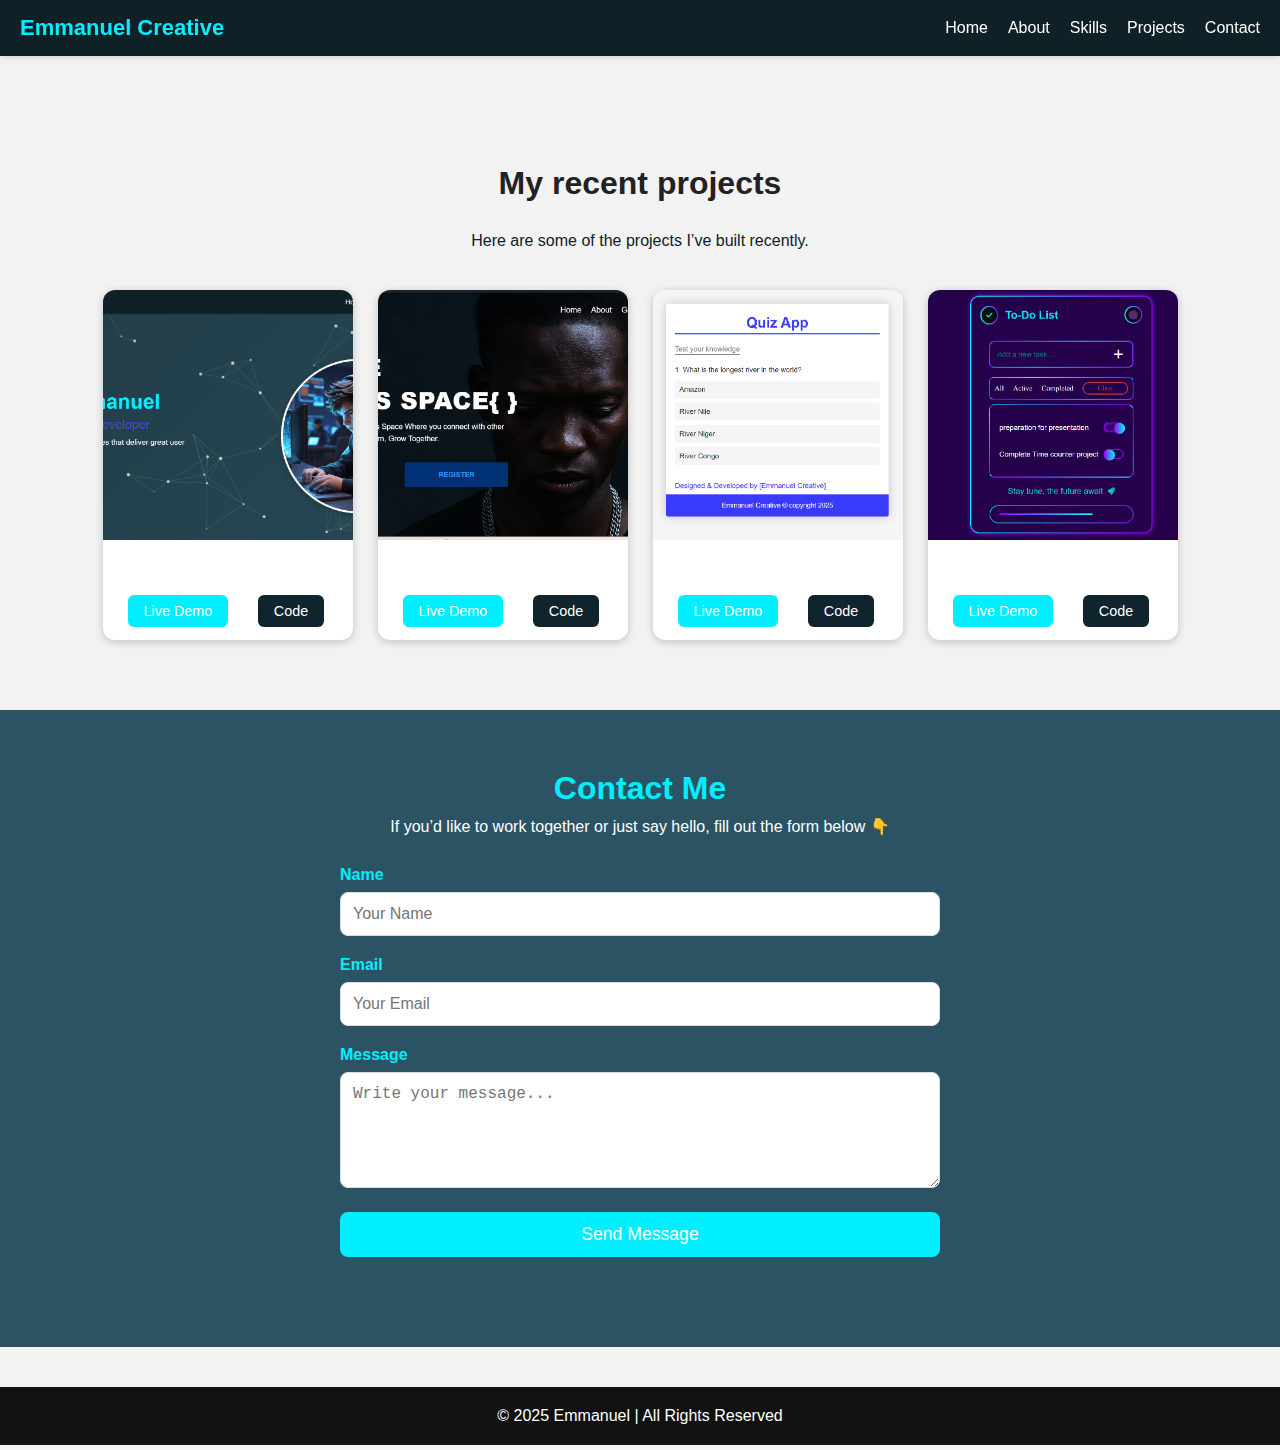
<file: project.html>
<!DOCTYPE html>
<html lang="en">
<head>
  <meta charset="UTF-8">
  <meta name="viewport" content="width=device-width, initial-scale=1.0">
  <title>Emmanuel Creative Portfolio/projects</title>
  <link rel="stylesheet" href="project.css">
  <!-- Font Awesome Icons -->
  <!-- <link rel="stylesheet" href="https://cdnjs.cloudflare.com/ajax/libs/font-awesome/6.5.0/css/all.min.css"> -->
</head>
<body>

  <div class="cursor"></div>

  <!-- ===== NAVBAR ===== -->
<header>
  <nav class="navbar">
    <div class="logo"><a href="index.html">Emmanuel Creative</a></div>

    <!-- Hamburger icon (only visible on mobile) -->
    <div class="menu-toggle" id="menu-toggle">☰</div>

    <!-- Navigation links -->
    <ul class="nav-links" id="nav-links">
      <li><a href="index.html">Home</a></li>
      <li><a href="#about">About</a></li>
      <li><a href="#skills">Skills</a></li>
      <li><a href="project.html">Projects</a></li>
      <li><a href="#contact">Contact</a></li>
    </ul>
  </nav>
</header>

 <!-- ===== PROJECTS SECTION ===== -->
  <div class="container">
    <h1>My recent projects</h1>
  <section class="projects" id="projects">
  <p class="section-intro">Here are some of the projects I’ve built recently.</p>

<div class="project-grid">
  <div class="project-card fade-in">
    <img src="Image/Portfoliio.png" alt="Project 1">
    <div class="project-content">
      <h3>Portfolio Website</h3>
      <p>A personal portfolio website to showcase my work and skills.</p>
      <div class="project-links">
        <a href="https://emmanuel-tech2025.github.io/portfolio/" target="_blank" class="btn">Live Demo</a>
        <a href="#" target="_blank" class="btn secondary">Code</a>
      </div>
    </div>
  </div>

  <div class="project-card fade-in">
    <img src="Image/Kccs.png" alt="Project 2">
    <div class="project-content">
      <h3>KCCS Website</h3>
      <p>A web forum that bring people from different creative field together.</p>
      <div class="project-links">
        <a href="http://emmanuel-forum.local/" target="_blank" class="btn">Live Demo</a>
        <a href="#" target="_blank" class="btn secondary">Code</a>
      </div>
    </div>
  </div>

  <div class="project-card fade-in">
    <img src="Image/quiz.png" alt="Project 3">
    <div class="project-content">
      <h3>Quiz App</h3>
      <p>A quiz app that people play Q&A game and responsive design.</p>
      <div class="project-links">
        <a href ="https://emmanuel-tech2025.github.io/quiz-game/" target="_blank" class="btn">Live Demo</a>
        <a href="#" target="_blank" class="btn secondary">Code</a>
      </div>
    </div>
  </div>



  <div class="project-card fade-in">
    <img src="Image/To-Do.png" alt="Project 3">
    <div class="project-content">
      <h3>To-Do List App</h3>
      <p>A task management app with local storage and responsive design.</p>
      <div class="project-links">
        <a href ="https://emmanuel-tech2025.github.io/quiz-game/" target="_blank" class="btn">Live Demo</a>
        <a href="#" target="_blank" class="btn secondary">Code</a>
      </div>
    </div>
  </div>
</div>

</section>

  </div>

  <!-- ===== Contact Section ===== -->
<section id="contact">
  <h2>Contact Me</h2>
  <p>If you’d like to work together or just say hello, fill out the form below 👇</p>

  <form id="contact-form">
    <div class="form-group">
      <label for="name">Name</label>
      <input type="text" id="name" name="from_name" placeholder="Your Name" required>
    </div>

    <div class="form-group">
      <label for="email">Email</label>
      <input type="email" id="email" name="reply_to" placeholder="Your Email" required>
    </div>

    <div class="form-group">
      <label for="message">Message</label>
      <textarea id="message" name="message" rows="5" placeholder="Write your message..." required></textarea>
    </div>

    <button type="submit">Send Message</button>
    <p id="form-status"></p>
  </form>
</section>

</main>
<!-- ===== FOOTER ===== -->
<footer>
  <p>© 2025 Emmanuel | All Rights Reserved</p>
</footer>


  <script src="project.js"></script>
</body>
</html>
</file>
<file: project.css>
*{
  margin: 0;
  padding: 0;
  box-sizing: border-box;
}

body {
  cursor: default;
  background: #f2f2f2;
  color: #fff;
  margin: 0;
  font-family: Arial, sans-serif;
  overflow-x: hidden;
  position: relative;
}

.navbar{
  display: flex;
  justify-content: space-between;
  align-items: center;
  background: #0f2027;
  padding: 15px 20px;
  box-shadow: 0 2px 5px rgba(0, 0, 0, 0.1);
  position: fixed;
  top: 0;
  left: 0;
  right: 0;
  z-index: 1000;
}

.nav-links
{
  display: flex;
  justify-content: center;
  align-items: center;
  gap: 20px;
}

.nav-links li{
  list-style: none;

}

.nav-links li a{
  text-decoration: none;
  color: #fff;
  font-size: clamp(14px);
  transition: all .3s ease-in-out;
  padding: 0 0 5px 0;
}

.nav-links li a:hover{
  color: #0ef;
  border-bottom: 2px solid #0ef;
}

.menu-toggle{
  display: none;
  position: absolute;
  top: 8px;
  right: 30px;
  font-size: 28px;
  cursor: pointer;
  padding: 0;
  transition: all .3s ease-in-out;
}

.menu-toggle:hover{
  transform: scale(1.1);
  color: #0ef;
}


@media(max-width: 768px){
  .menu-toggle{
    display: block;
    padding: 0;
  }

  .nav-links{
    position: absolute;
    top: 50px;
    right: 0;
    background: #0f242d;
    width: 250px;
    height: 100vh;
    flex-direction: column;
    align-items: flex-start;
    justify-content: start;
    padding: 15px;
    display: none;
    box-shadow: 0 2px 10px rgba(0, 0, 0, 0.15);
   
  }


.nav-links.show {
    display: flex;
  }

  .nav-links.hide{
    display: none;
  }

}



.logo a{
  font-size: 22px;
  font-weight: bold;
  color: #0ef;
  text-decoration: none;
}

.container{
  width: 100%;
  justify-content: center;
  margin: 65px 0 0 0;
  height: auto;
  background-color: #f2f2f2;
}

.container  h1{
  text-align: center;
  font-size: 2.2rempx;
  font-weight: 600;
  color: #222;
  padding: 100px 0 0;
}

.section-intro{
  color: #0f2027;
  text-align: center;
}

.projects{
  margin: 30px 5%;
}

.project-grid{
  /* display: grid;
  grid-template-columns: repeat(auto-fit, minmax(250px, fr));
  gap: 25px; */

  display: flex;
  justify-content: center;
  align-items: center;
  gap: 25px;
  flex-wrap: wrap;
  /* background: #203a43; */
}

.project-card{
  flex: 1;
  background: #fff;
  max-width: 250px;
  min-width: 250px;
  border-radius: 12px;
 overflow: hidden;
 box-shadow: 0 2px 8px rgb(0, 0, 0, 0.2);
 margin: 40px 0;
 padding-bottom: 20px;
 transition: all .3s ease-in-out;
}

.project-card:hover{
  transform: scale(1.05);
}

.btn {
  padding: 8px 16px;
  border-radius: 6px;
  background: #0ef;
  color: #fff;
  text-decoration: none;
  font-size: 0.9rem;
  transition: background 0.3s;
  margin-left: 25px;
}

.btn {
  padding: 8px 16px;
  border-radius: 6px;
  background: #0ef;
  color: #fff;
  text-decoration: none;
  font-size: 0.9rem;
  transition: background 0.3s;
}

.project-card:hover {
  transform: scale(1.05);
  box-shadow: 0 8px 20px rgba(0, 0, 0, 0.22);
}

.secondary{
  background: #0f242d;
   transition: background 0.3s;
}

.secondary:hover{
  background: #222;
}
.project-card img{
  width: 100%;
  height: 250px;
  object-fit: cover;
}


/* ===== Contact Section ===== */
#contact {
  padding: 60px 20px;
  background: #2c5364;
  text-align: center;
  color: #0ef;
}

#contact h2 {
  font-size: 2rem;
  margin-bottom: 10px;
  color: #0ef;
}

#contact p {
  max-width: 600px;
  margin: 0 auto 30px;
  color: #fff;
}

/* Form styles */
form {
  max-width: 600px;
  margin: 0 auto;
  text-align: left;
}

.form-group {
  margin-bottom: 20px;
}

label {
  font-weight: 600;
  display: block;
  margin-bottom: 8px;
}

input, textarea {
  width: 100%;
  padding: 12px;
  border: 1px solid #ddd;
  border-radius: 8px;
  font-size: 1rem;
  outline: none;
  transition: border-color 0.3s ease;

  @media screen and (max-width: 768px) {
    width: 95%;
    margin: auto;

  }
}

input:focus, textarea:focus {
  border-color: #0ef;
}

button {
  display: block;
  width: 100%;
  padding: 12px;
  background: #0ef;
  color: #fff;
  border: none;
  border-radius: 8px;
  font-size: 1.1rem;
  cursor: pointer;
  transition: background 0.3s ease;
}

button:hover {
  background: #00c8e0;
}

/* Status message */
#form-status {
  margin-top: 15px;
  font-size: 0.95rem;
  font-weight: 500;
}


/* ===== FOOTER ===== */
footer {
  background: #111;
  color: white;
  text-align: center;
  padding: 20px;
  margin-top: 40px;
}

#form-status {
  transition: opacity 0.5s ease, transform 0.3s ease;
}
</file>
